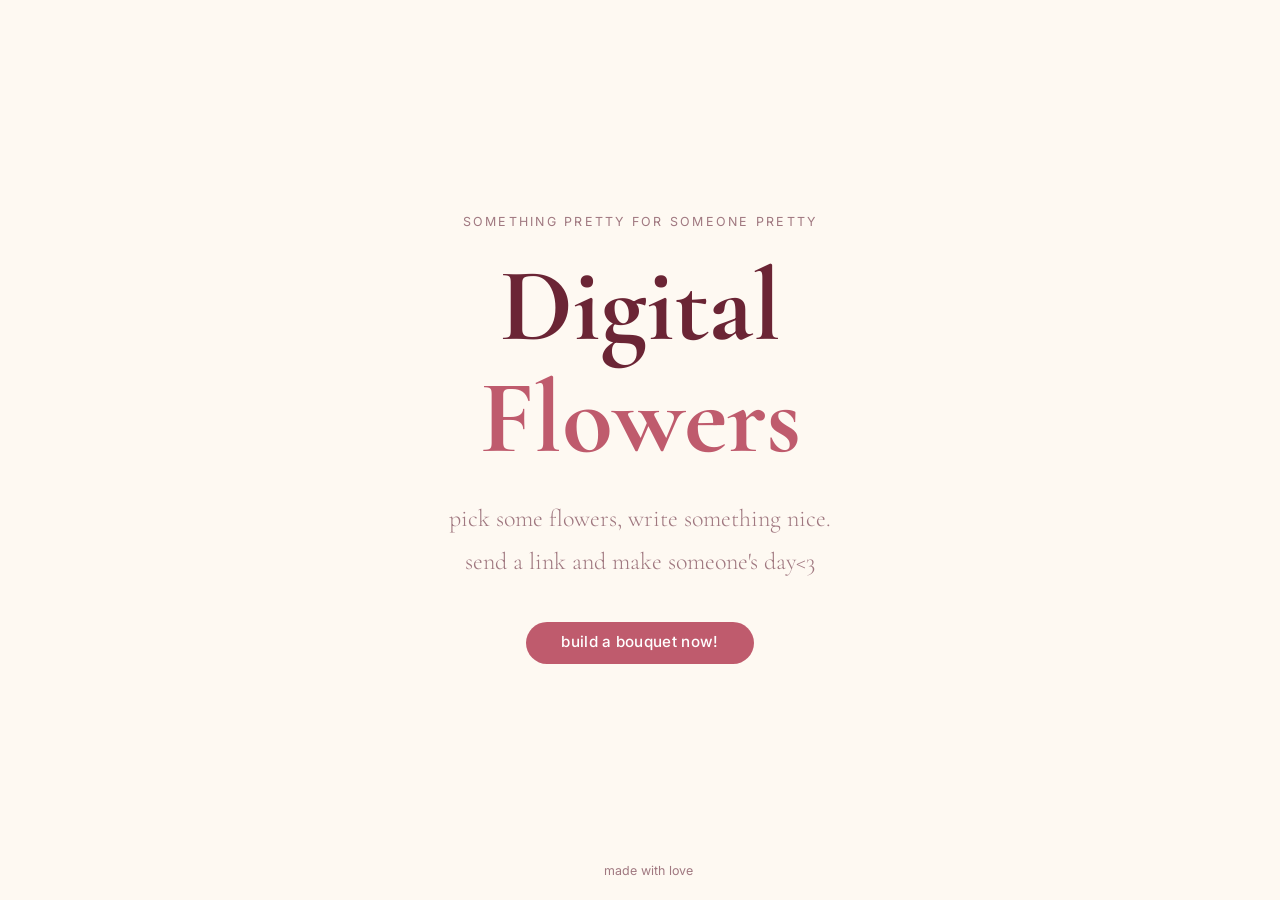
<file: index.html>
<html lang="en">
    <head>
        <meta charset="UTF-8"/>
        <meta name="viewport" content="width=device-width, inital-scale=1.0 "/>
        <title> Digital Flowers</title>
        <link href="https://fonts.googleapis.com/css2?family=Cormorant+Garamond:ital,wght@0,400;0,600;1,400&family=Inter:wght@300;400;500&display=swap" rel="stylesheet" />
        <link rel="stylesheet" href="style.css" />
    </head>
    <body>
</html>

<div class="bg-flowers" aria-hidden="true">
    <img style="--x: 7%;  --delay: 0s; --size: 5rem;" src="daisy.png.png" />
    <img style="--x: 19%; --delay: 0.3s; --size: 5rem;" src="rose.png.png" />
    <img style="--x: 33%; --delay: 0.1s; --size: 5.5rem;" src="sunflower.png.png" />
    <img style="--x: 50%; --delay: 0.2s; --size: 5rem;" src="lily.png.png"/>
    <img style="--x: 64%; --delay: 0.2s; --size: 5rem;" src="daisy.png.png" />
    <img style="--x: 78%; --delay: 0.3s; --size: 4.5rem;" src="rose.png.png" />
    <img style="--x: 90%; --delay: 0.1s; --size: 5rem;" src="lily.png.png"/>

</div>

  <main>
    <p class="label">something pretty for someone pretty</p>
    <h1>Digital<br><em>Flowers</em></h1><h1>
    <p class="sub">pick some flowers, write something nice.<br> send a link and make someone's day<3 </p>
    <a href="bouquet.html" class="btn">build a bouquet now!</a>
    </main>
    <footer>
         &nbsp; &nbsp; made with love
    </footer>

</body>
</html>

    
  </main>
</file>
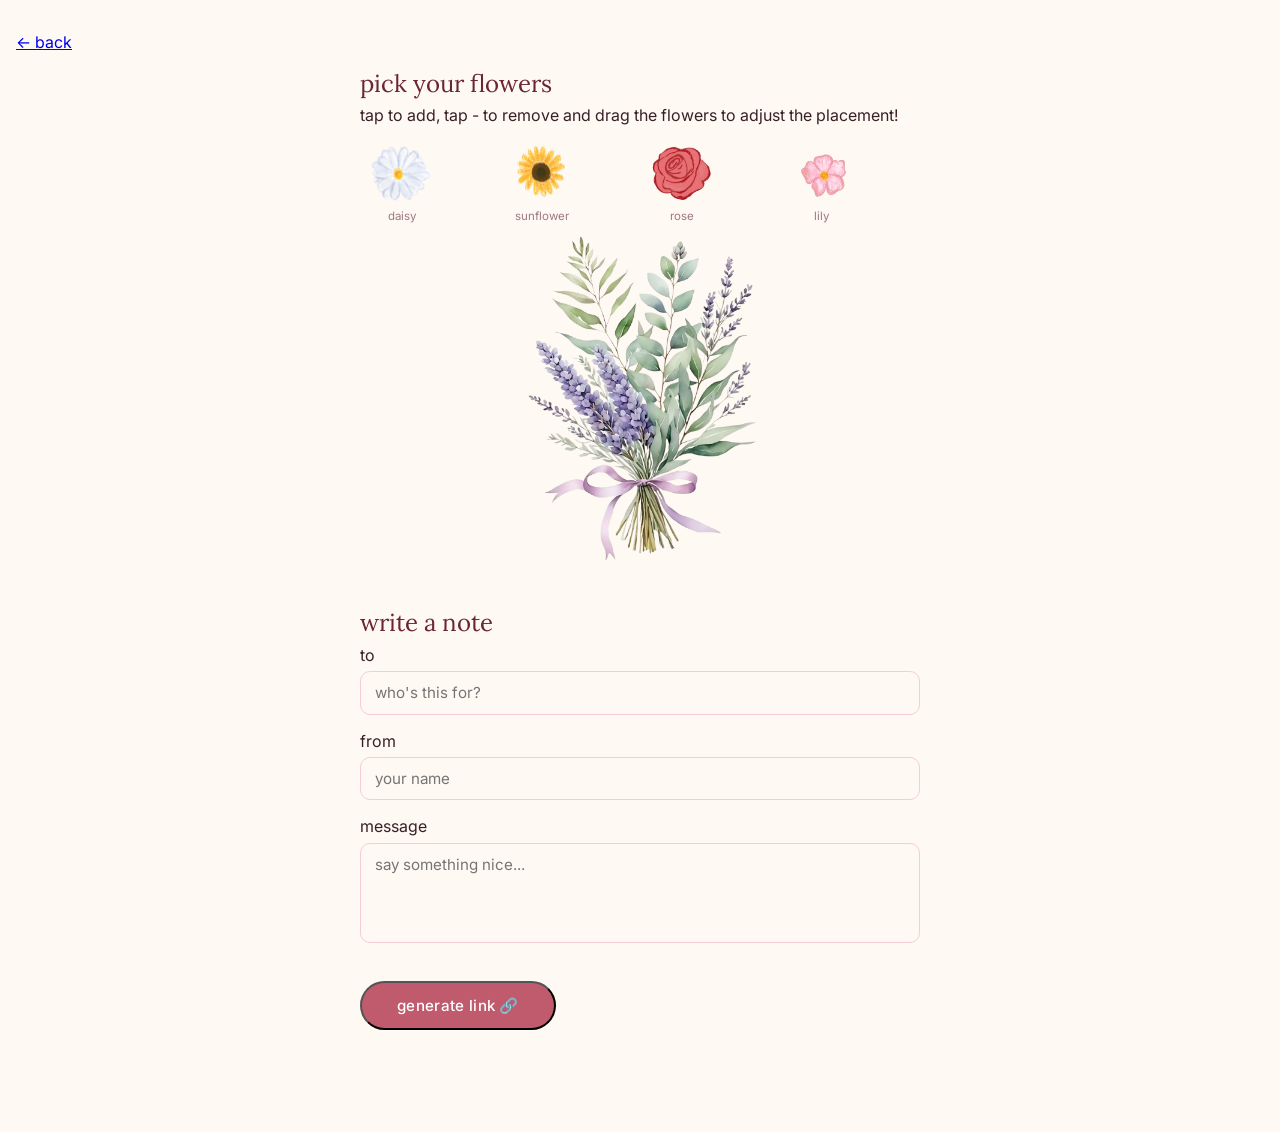
<file: bouquet.html>
<!DOCTYPE html>
<html lang="en">
<head>
  <meta charset="UTF-8" />
  <meta name="viewport" content="width=device-width, initial-scale=1.0"/>
  <title>make a bouquet — digital flowers</title>
  <link href="https://fonts.googleapis.com/css2?family=Lora:ital,wght@0,400;0,600;1,400&family=Inter:wght@300;400;500&display=swap" rel="stylesheet" />
  <link rel="stylesheet" href="style.css" />
</head>
<body class="builder-page">

  <a href="index.html" class="back-link">← back</a>

  <div class="builder">
    <section class="step">
      <h2>pick your flowers</h2>
      <p class="step-hint">tap to add, tap - to remove and drag the flowers to adjust the placement!</p>
<div class="flower-picker">

  <div class="flower-card" data-flower="daisy">
    <button class="flower-opt" data-flower="daisy">
      <img src="daisy.png.png" alt="daisy" />
      <span>daisy</span>
    </button>
    <div class="flower-controls" hidden>
      <button class="minus-btn" data-flower="daisy">-</button>
      <span class="flower-count" data-flower="daisy">1</span>
      <button class="plus-btn" data-flower="daisy">+</button>
    </div>
  </div>

  <div class="flower-card" data-flower="sunflower">
    <button class="flower-opt" data-flower="sunflower">
      <img src="sunflower.png.png" alt="sunflower" />
      <span>sunflower</span>
    </button>
    <div class="flower-controls" hidden>
      <button class="minus-btn" data-flower="sunflower">-</button>
      <span class="flower-count" data-flower="sunflower">1</span>
      <button class="plus-btn" data-flower="sunflower">+</button>
    </div>
  </div>

  <div class="flower-card" data-flower="rose">
    <button class="flower-opt" data-flower="rose">
      <img src="rose.png.png" alt="rose" />
      <span>rose</span>
    </button>
    <div class="flower-controls" hidden>
      <button class="minus-btn" data-flower="rose">-</button>
      <span class="flower-count" data-flower="rose">1</span>
      <button class="plus-btn" data-flower="rose">+</button>
    </div>
  </div>

  <div class="flower-card" data-flower="lily">
    <button class="flower-opt" data-flower="lily">
      <img src="lily.png.png" alt="lily" />
      <span>lily</span>
    </button>
    <div class="flower-controls" hidden>
      <button class="minus-btn" data-flower="lily">-</button>
      <span class="flower-count" data-flower="lily">1</span>
      <button class="plus-btn" data-flower="lily">+</button>
  
    </div>
  </div>
</div>
   <div class="bouquet-preview" id="preview">
  <p class="preview-empty" id="empty-msg"></p>
   <img class="greens" src="green.png" alt="greens" />
   </div>

    <section class="step"> 
      <h2>write a note</h2>

      <div class="field">
        <label for="to">to</label>
        <input type="text" id="to" placeholder="who's this for?" maxlength="40"/>
      </div>
      <div class="field">
        <label for="from">from</label>
        <input type="text" id="from" placeholder="your name" maxlength="40"/>
      </div>
      <div class="field">
        <label for="msg">message</label>
        <textarea id="msg" placeholder="say something nice..." maxlength="300" rows="4"></textarea>
      </div>
    </section>

    <section class="step">
      <button class="btn" id="generate-btn">generate link 🔗</button>

      <div class="link-box" id="link-box" hidden>
        <p class="link-label">your bouquet link</p>
        <div class="link-row">
          <input type="text" id="link-output" readonly/>
          <button class="copy-btn" id="copy-btn">copy</button>
        </div>
        <p class="copied-msg" id="copied-msg">copied! 🌸</p>
      </div>
    </section>

  </div>

  <script src="bouquet.js"></script>
</body>
</html>
</file>
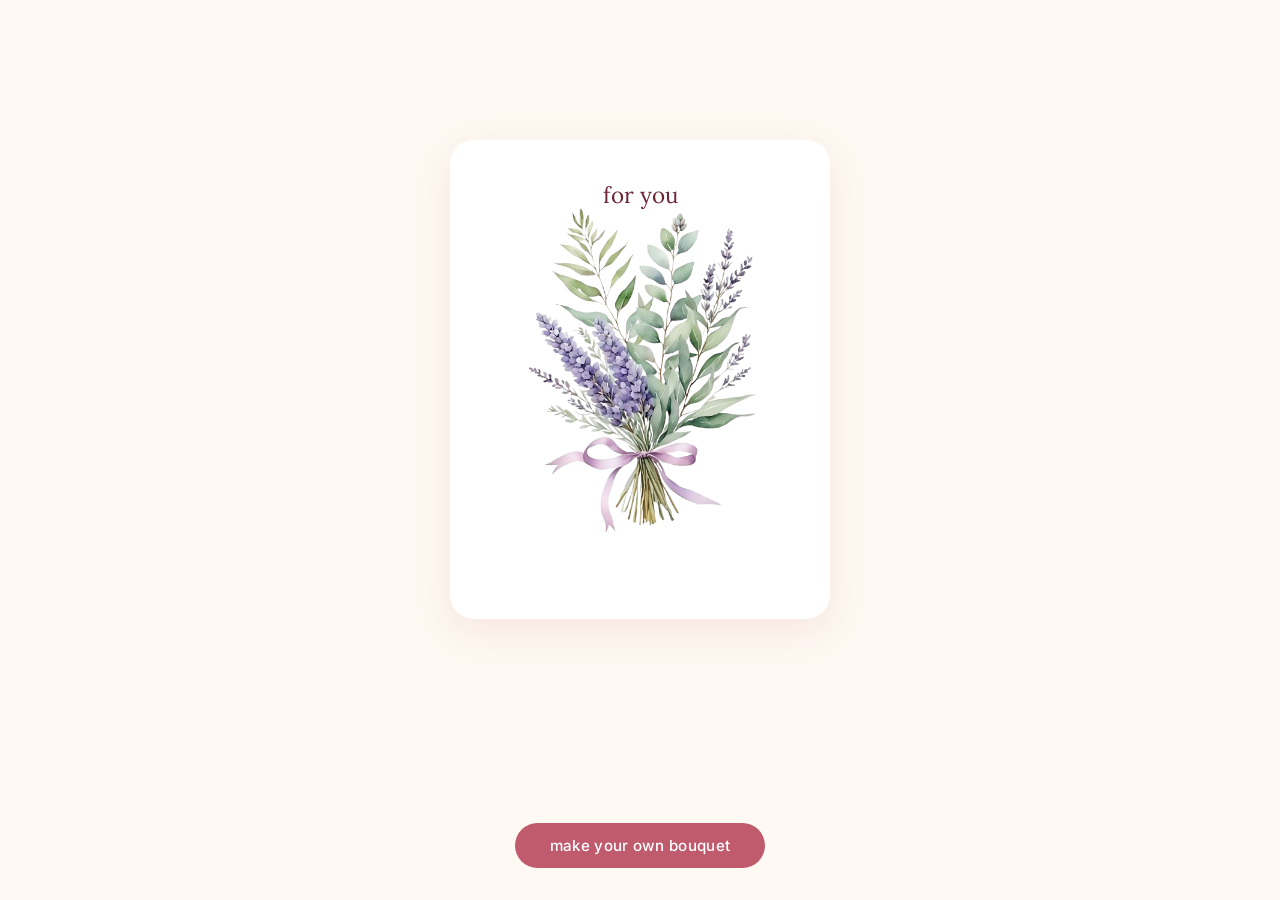
<file: view.html>
<!DOCTYPE html>
<html lang="en">
    <head>
        <meta charset="UTF-8" />
        <meta name="viewport" content="width=device-width, initial-scale=1.0"/>
        <title> a bouquet for you </title>
        <link href="https://fonts.googleapis.com/css2?family=Lora:ital,wght@0,400;0,600;1,400&family=Inter:wght@300;400;500&display=swap" rel="stylesheet"/>
        <link rel="stylesheet" href="style.css"/>
    </head>
    <body class="view-page">
        <div class="view-card">
            <p class="view-to" id="view-to"></p>

            <div class="bouquet-preview" id="preview">
                <img class="greens" src="green.png" alt="greens" />
            </div>
            <p class="view-msg" id="view-msg"></p>
            <p class="view-from" id="=view=from"></p>
        </div>
        <p class="view-msg" id="view-msg"></p>
        <p class="view-from" id="view-from"></p>
    </div>
    <a href="bouquet.html" class="btn view-cta">make your own bouquet</a>

    <script src="view.js"></script>
    </body>
</html>
</file>
<file: style.css>
:root {
    --cream: #fef9f2;
    --blush: #f5cdd6;
    --rose: #bf5b6d;
    --deep: #6b2535;
    --text: #382028;
    --muted: #a07880;
    --white: #ffffff;
}
*, *::before, *::after {
  box-sizing: border-box;
  margin: 0;
  padding: 0;
}

body {
    font-family: 'Inter', sans-serif;
    background: var(--cream);
    color: var(--text);
    min-height: 100vh;
    display: flex;
    flex-direction: column;
    align-items: center;
    justify-content: center;
    overflow: hidden;
    position:relative;
}
main {
    text-align: center;
    z-index: 1;
    padding: 2rem;
}
.label {
    font-size: 0.78rem;
    letter-spacing: 0.18em;
    text-transform: uppercase;
    color: var(--muted);
    margin-bottom: 1.3rem;
}

h1{
    font-family: 'Cormorant Garamond', serif;
    font-size: clamp(3rem, 9vw, 6.5rem);
    line-height: 1.08;
    color: var(--deep);
    margin-bottom: 1.4rem;
}
h1 em {
    font-style: normal;
    color: var(--rose);
}
.sub{
    font-size: 1.5rem;
    color: var(--muted);
    line-height: 1.8;
    margin-bottom: 2.4rem;
    font-weight: 300;
}
.btn {
    display: inline-block;
    text-decoration: none;
    padding: 0.8rem 2.2rem;
    background: var(--rose);
    color: var(--white);
    border-radius: 999px;
    font-family: 'Inter', sans-serif;
    font-size: 0.95rem;
    font-weight: 500;
    letter-spacing: 0.02em;
    transition: transform 0.15s ease, box shadow 0.15s ease;
}
.btn:hover {
    transform: translateY(-2px);
    box-shadow: 0 8px 24px rgba(191, 91, 109, 0.28);
}
.btn:active {
    transform: translateY(0);
}
.bg-flowers {
    position: fixed;
    inset: 0;
    pointer-events: none;
    z-index: 0;
}
.bg-flowers img {
    position: absolute;
    bottom: 5vh;
    left: var(--x);
    width: var(--size);
    height: var(--size);
    object-fit: contain;
    opacity: 0;
    animation: drift 6s var(--delay) infinite ease-in-out;
}
@keyframes drift {
    0%   { transform: translateY(0) rotate(0deg);   opacity: 0; }
  8%   { opacity: 1; }
  92%  { opacity: 0.85; }
  100% { transform: translateY(-115vh) rotate(20deg); opacity: 0; }
}
footer {
    position: fixed;
    bottom: 1.4rem;
    font-size: 0.78rem;
    color: var(--muted);
    z-index: 1;
}
footer a{
    color: var(--rose);
    text-decoration: none;
}
footer a:hover{
    text-decoration: underline;
}

body.builder-page {
    display: block;
    overflow-y: auto;
    align-items: unset;
    justify-content: unset;
    padding: 2rem 1rem 4rem;
}
.backlink {
    display: inline-block;
    color: var(--muted);
    text-decoration: none;
    font-size: 0.85rem;
    margin-bottom: 2rem;
    padding-left: 0.5rem;
    transition: color 0.15s}

.back-link:hover {
    color: var(--rose);
}
.builder {
    max-width: 560px;
    margin: 0 auto;
}
.step {
    margin-bottom: 2.4rem;
    margin-top: 1rem;
}
.step h2{
    font-family: 'Lora', serif;
    font-size: 1.5rem;
    color: var(--deep);
    margin-bottom: 0.4rem;
    font-weight: 400;
}
.flower-picker {
  display: grid;
  grid-template-columns: repeat(4,1fr);
}
.flower-opt { 
    background: transparent;
    border: 1.5 px colid var(--blush);
    border-radius: 14px;
    padding: 0.9rem 0.6rem;
    cursor: pointer;
    display: flex;
    flex-direction: column;
    align-items: center;
    gap: 0.3rem;
    font-size: 1.8rem;
    transition: border-color 0.15s, background 0.15s, transform 0.1s;
}
.flower-opt span {
    font-family: 'Inter', sans-serif;
    font-size: 0.72rem;
    color: var(--muted);
}
.flower-opt:hover {
    border-color: var(--rose);
    transform: translateY(-2px);
}
.flower-opt.selected{
    background: #fdeef1;
    border-color: var(--rose);
}
.bouquet-preview {
    background: var(--white);
    border: 1.5px dashed var(--blush);
    border-radius: 18px;
    min-height: 100px;
    padding: 1.2rem;
    margin-top: 2rem;
    margin-bottom: 2.4rem;
    display: flex;
    flex-wrap: wrap;
    gap: 0.4rem;
    align-items: center;
    justify-content: center;
}
.preview-flower {
    font-size: 2rem;
    animation: pop 0.2 ease;
}
@keyframes pop{ 
    0%   { transform: scale(0.5); opacity: 0; }
  70%  { transform: scale(1.15); }
  100% { transform: scale(1); opacity: 1; }
}
.field {
    display: flex;
    flex-direction: column;
    gap: 0.4rem;
    margin-bottom: 1rem;
}
.field input,
.field textarea {
    font-family: 'Inter', sanserif;
    font-size: 0.95rem;
    color: var(--deep);
    border: 1.5px solid var(--blush);
    border-radius: 10px;
    padding: 0.7rem 0.9rem;
    outline: none;
    resize: none;
    transition: border-color 0.15s;
    background: var(--cream);
}
.field input:focus,
.field textarea:focus {
    border-color: var(--rose);
}
.link-box {
    margin-top: 1.4rem;
    background: var(--white);
    border: 1.5px solid var(--blush);
    border-radius: 14px;
    padding: 1.2rem;
}
.link-label {
    font-size: 0.78rem;
    text-transform:uppercase;
    letter-spacing: 0.12em;
    color:var(--muted);
    margin-bottom: 0.7rem;
}
.link-row {
    display: flex
    gap: 0.6rem;
}
.link-row input{
    flex: 1;
    font-family: 'Inter', sans-serif;
    font-size: 0.82rem;
    color: var(--muted);
    background: var(--cream);
    border: 1.5px solid var(--blush);
    border-radius: 8px;
    padding: 0.55rem 0.8rem;
    outline: none;
}
.copy-btn{
    background: var(--rose);
    color: var(--white);
    border: none;
    border-radius: 8px;
    padding: 0.55rem 1rem;
    font-family: 'Inter, sans-serif';
    font-size: 0.85rem;
    cursor: pointer;
    transition: opacity 0.15s ;
}
.copy-btn:hover{
    opacity: 0.85;
}
.copied-msg {
    font-size: 0.8rem;
    color: var(--rose);
    margin-top: 0.6rem;
    opacity:0;
    transition: opacity 0.3s;
}
.copied-msg.visible {
opacity 1;
}
.flower-opt img {
    width: 64px;
    height: 64px;
    object-fit: contain;
}
.preview-flower {
    width: 70px;
    height: 70px;
    object-fit: contain;
    animation: pop 0.2s ease;
}
.bouquet-preview {
    position: relative;
    min-height: 300px;
    background: transparent;
    border: 1.5px; dashed var(--blush);
    border-radius: 18px;
    margin-bottom: 2.4rem;
    display: flex;
    align-items: flex-end;
    justify-content: center;
    padding-bottom: 1rem;
}
.preview-empty{
  font-size: 0.85rem;
  color: var(--muted);
  text-align: center;
  width: 100%;
  display: block;
  position: absolute;
  top: 1rem;
  left: 0;
  z-index: 2;
   
}
.greens {
    position: absolute;
    bottom: 0;
    left: 50%;
    transform: translateX(-50%);
    width: 260px;
    pointer-events: none;
    z-index: 0;
}
.flowers-layer {
    position: absolute;
    bottom: 70px;
    left: 50%;
    transform: translateX(-50%);
    width: 260px;
    height: 180px;
    z-index: 1;
}
 .preview-flower {
    position: absolute;
    width: 55px;
    height: 55px;
    object-fit: contain;
    animation: pop 0.2s ease;
}
body.view-page {
    display: flex;
    flex-direction: column;
    align-items: center;
    justify-content: center;
    min-height: 100vh;
    padding: 2rem 1rem;
    gap: 2rem;
    box-sizing: border-box;
}
.view-card {
    background: var(--white);
    border-radius: 24px;
    padding: 2.5rem 2rem;
    max-width: 380px;
    width: 100%;
    text-align: center;
    box-shadow: 0 12px 40px rgba(191, 91, 109, 0.12);
    margin: auto;
}


.view-to {
    font-family: 'Lora', serif;
    font-size: 1.4rem;
    color: var(--deep);
    margin-bottom: 1.5rem;
}
.view-msg {
    font-size: 1rem;
    color: var(--text);
    line-height: 1.8;
    margin: 1.5rem 9;
    white-space: pre-wrap;
}
.view-from {
    font-size: 0.9rem;
    color: var(--muted);
    font-style: italic;
}
.preview-flower.draggable {
    position: absolute;
    user-select: none;
    -webkit-user-select: none;
    touch-action: none;
}
</file>
